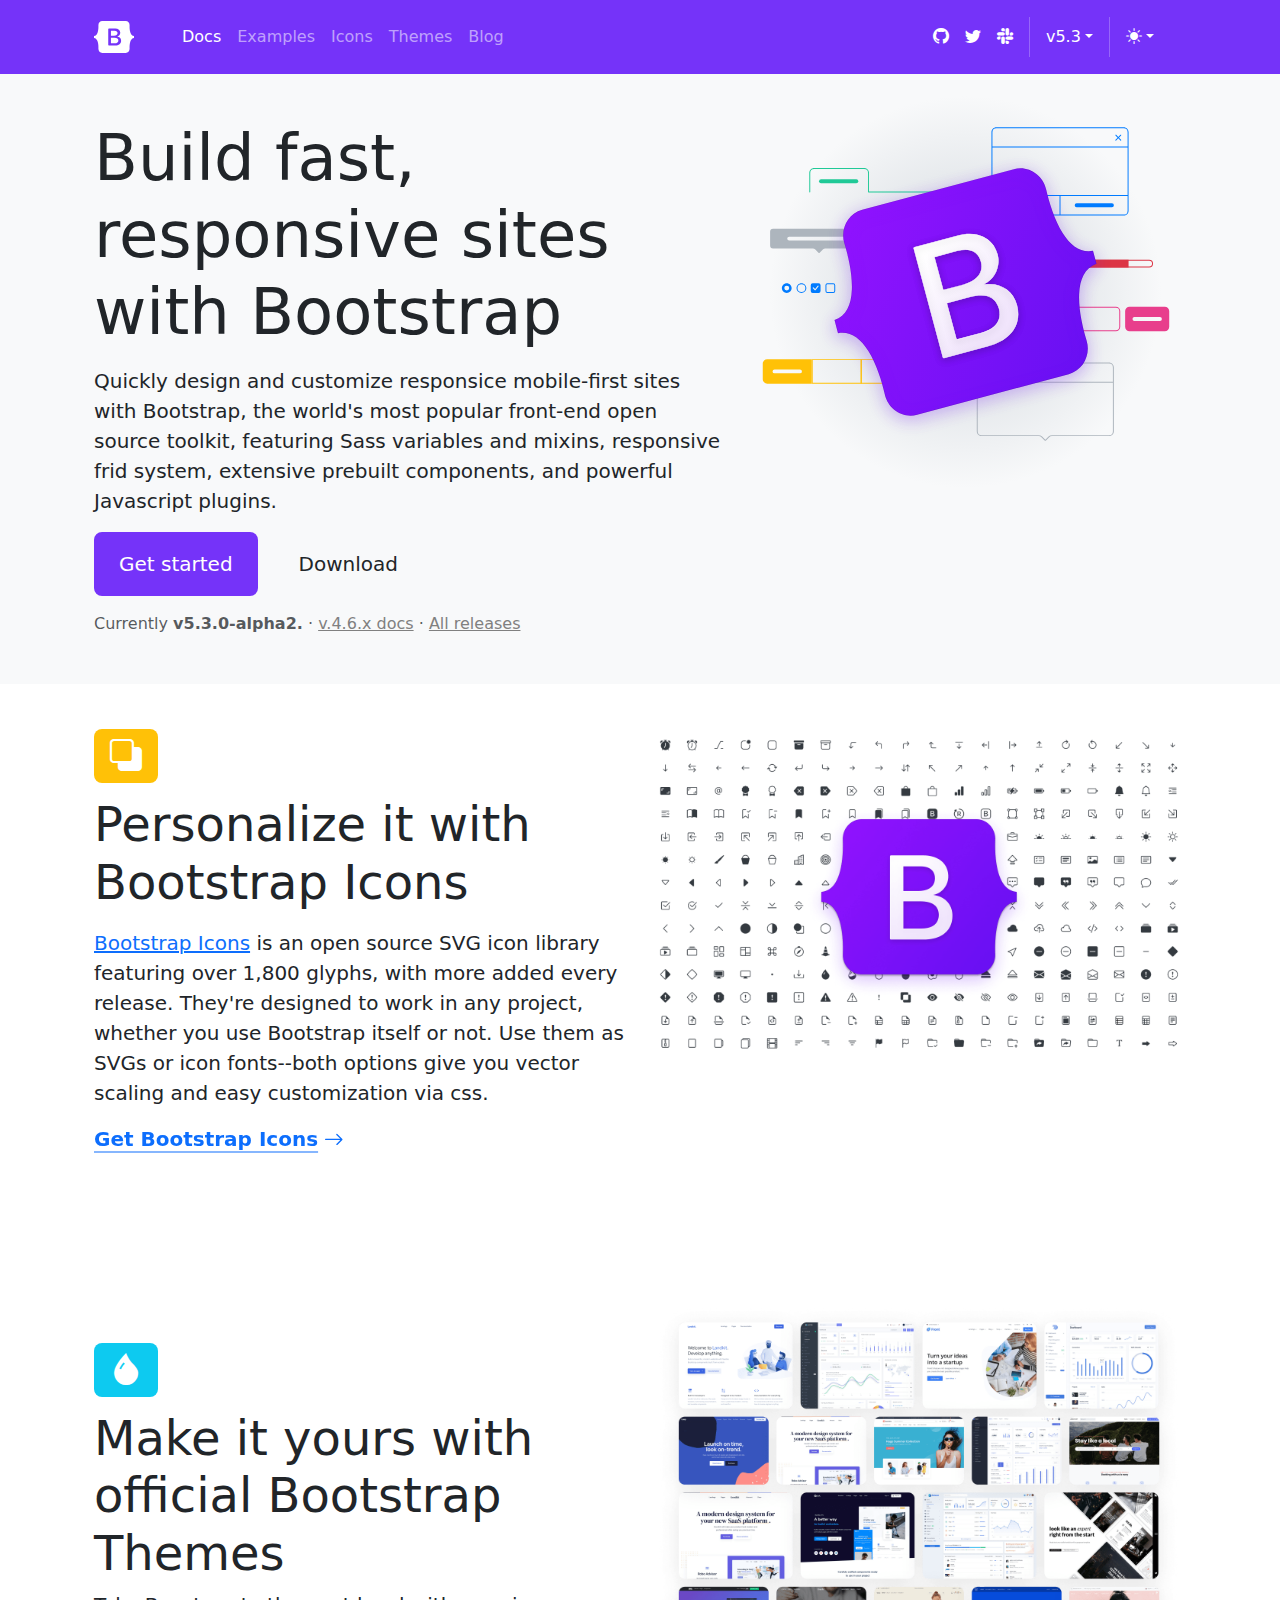
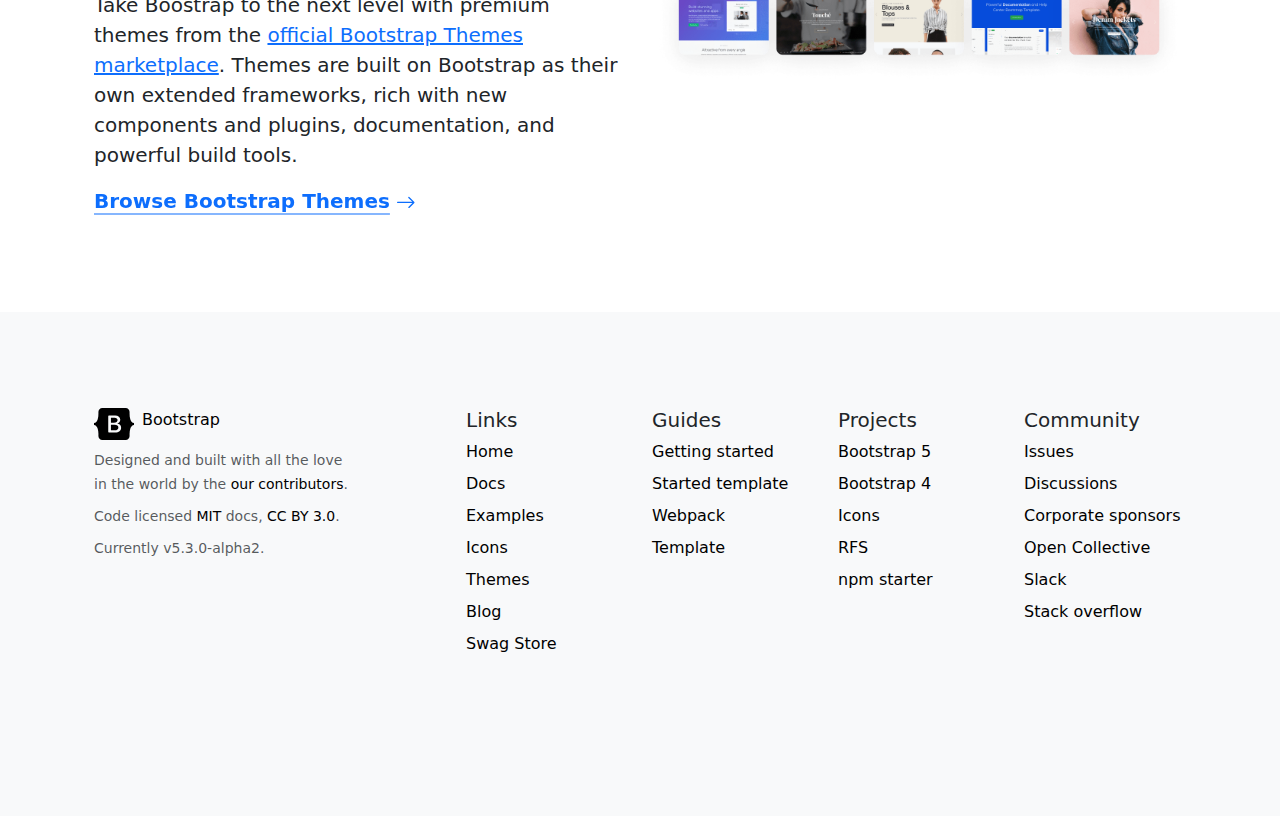
<file: index.html>
<!DOCTYPE html>
<html lang="en">
  <head>
    <meta charset="UTF-8" />
    <meta http-equiv="X-UA-Compatible" content="IE=edge" />
    <meta name="viewport" content="width=device-width, initial-scale=1.0" />
    <title>Bootstrap Clone</title>
    <link rel="stylesheet" href="https://cdn.jsdelivr.net/npm/bootstrap@5.3.0-alpha2/dist/css/bootstrap.min.css" />
    <link rel="stylesheet" href="https://cdn.jsdelivr.net/npm/bootstrap-icons@1.6.0/font/bootstrap-icons.css" />
    <link rel="stylesheet" href="assets/css/style.css" />
  </head>
  <body>
    <script src="https://cdn.jsdelivr.net/npm/bootstrap@5.3.0-alpha2/dist/js/bootstrap.bundle.min.js"></script>
    <!-- Navbar -->
    <nav class="navbar fixed-top navbar-expand-lg bg-purple" data-bs-theme="dark">
      <!-- Container -->
      <div class="container py-2 px-4">
        <!-- Navbar Brand -->
        <a href="#" class="navbar-brand mb-0 h1">
          <img src="assets/images/logo-white.svg" alt="logo" class="img-fluid" style="width: 40px" />
        </a>

        <!-- Navbar Toggler -->
        <button type="button" class="navbar-toggler" data-bs-toggle="offcanvas" data-bs-target="#offcanvasNavbar">
          <span class="navbar-toggler-icon"></span>
        </button>

        <!-- Offcanvas -->
        <div class="offcanvas offcanvas-end bg-purple" id="offcanvasNavbar">
          <!-- Offcanvas Header -->
          <div class="offcanvas-header pb-0 px-4">
            <h5 class="offcanvas-title text-white" id="offcanvasNavbarLabel">Bootstrap</h5>
            <button type="button" class="btn-close" data-bs-dismiss="offcanvas" aria-label="Close"></button>
          </div>

          <!-- Offcanvas Body -->
          <div class="offcanvas-body pt-0 px-4">
            <hr class="d-md-none text-white-50" />
            <!-- Horizontal Line -->

            <!-- Top Menu -->
            <ul class="navbar-nav flex-row flex-wrap">
              <li class="nav-item col-6 col-md-auto"><a href="#" class="nav-link active">Docs</a></li>
              <li class="nav-item col-6 col-md-auto"><a href="#" class="nav-link">Examples</a></li>
              <li class="nav-item col-6 col-md-auto"><a href="#" class="nav-link">Icons</a></li>
              <li class="nav-item col-6 col-md-auto"><a href="#" class="nav-link">Themes</a></li>
              <li class="nav-item col-6 col-md-auto"><a href="#" class="nav-link">Blog</a></li>
            </ul>

            <hr class="d-md-none text-white-50" />
            <!-- Horizontal Line -->

            <!-- Social Media -->
            <ul class="navbar-nav flex-row flex-wrap ms-md-auto">
              <li class="nav-item col-6 col-md-auto">
                <a href="#" class="nav-link active"
                  ><i class="bi-github"><small class="ms-2 d-md-none">Github</small></i></a
                >
              </li>
              <li class="nav-item col-6 col-md-auto">
                <a href="#" class="nav-link active"
                  ><i class="bi-twitter"><small class="ms-2 d-md-none">Twitter</small></i></a
                >
              </li>
              <li class="nav-item col-6 col-md-auto">
                <a href="#" class="nav-link active"
                  ><i class="bi-slack"><small class="ms-2 d-md-none">Slack</small></i></a
                >
              </li>
              <li class="nav-item col-12 col-lg-auto">
                <div class="vr d-none d-lg-flex h-100 mx-lg-2 text-white"></div>
                <hr class="d-md-none my-2 text-white-50" />
              </li>
              <li class="class-item">
                <!-- Dropdown -->
                <div class="dropdown" data-bs-theme="light">
                  <button type="button" class="btn nav-link text-white dropdown-toggle" data-bs-toggle="dropdown" aria-expanded="false"><span class="d-lg-none">Bootstrap</span> v5.3</button>
                  <ul class="dropdown-menu dropdown-menu-end">
                    <li><h6 class="dropdown-header">v5 releases</h6></li>
                    <li>
                      <button class="dropdown-item active bg-purple" type="button">
                        <small>Latest (5.3.x)<i class="bi-check"></i></small>
                      </button>
                    </li>
                    <li>
                      <button class="dropdown-item" type="button"><small>v5.2.3</small></button>
                    </li>
                    <li>
                      <button class="dropdown-item" type="button"><small>v5.1.3</small></button>
                    </li>
                    <li>
                      <button class="dropdown-item" type="button"><small>v5.0.2</small></button>
                    </li>
                    <li><hr class="dropdown-divider" /></li>
                    <li><h6 class="dropdown-header">Previous releases</h6></li>
                    <li>
                      <button class="dropdown-item" type="button"><small>v4.6.x</small></button>
                    </li>
                    <li>
                      <button class="dropdown-item" type="button"><small>v3.4.1</small></button>
                    </li>
                    <li>
                      <button class="dropdown-item" type="button"><small>v2.3.2</small></button>
                    </li>
                    <li><hr class="dropdown-divider" /></li>
                    <li>
                      <button class="dropdown-item" type="button"><small>All versions</small></button>
                    </li>
                  </ul>
                </div>
              </li>
              <li class="nav-item col-12 col-lg-auto">
                <div class="vr d-none d-lg-flex h-100 mx-lg-2 text-white"></div>
                <hr class="d-md-none text-white-50" />
              </li>
              <li class="nav-item">
                <!-- Dropdown -->
                <div class="dropdown" data-bs-theme="light">
                  <button type="button" class="btn nav-link text-white dropdown-toggle" data-bs-toggle="dropdown" aria-expanded="false"><i class="bi-brightness-high-fill"></i><span class="d-lg-none">Toggle theme</span></button>
                  <ul class="dropdown-menu dropdown-menu-end">
                    <li class="dropdown-item active bg-purple" type="button">
                      <small><i class="bi-brightness-high-fill me-2"></i>Light</small>
                    </li>
                    <li class="dropdown-item" type="button">
                      <small><i class="bi-moon-stars-fill me-2"></i>Dark</small>
                    </li>
                    <li class="dropdown-item" type="button">
                      <small><i class="bi-circle-half me-2"></i>Auto</small>
                    </li>
                  </ul>
                </div>
              </li>
            </ul>
          </div>
        </div>
      </div>
    </nav>

    <!-- Main -->
    <div class="bg-light mt-5" id="main">
      <!-- Container -->
      <div class="container py-5 px-4">
        <div class="row">
          <div class="col-md-5 order-md-2">
            <img src="assets/images/main.svg" alt="main" class="img-fluid" />
          </div>
          <div class="col-md-7 order-md-1">
            <h1 class="mt-4 display-3">Build fast, responsive sites with Bootstrap</h1>
            <p class="fs-5 mt-3">
              Quickly design and customize responsice mobile-first sites with Bootstrap, the world's most popular front-end open source toolkit, featuring Sass variables and mixins, responsive frid system, extensive prebuilt components, and
              powerful Javascript plugins.
            </p>
            <div class="row">
              <div class="d-flex flex-column flex-md-row">
                <button type="button" class="btn bg-purple text-white btn-lg mb-3 me-md-3 px-4 py-3">Get started</button>
                <button type="button" class="btn btn-outline dark btn-lg mb-3 px-4 py-3">Download</button>
              </div>
              <div class="text-muted">Currently <strong>v5.3.0-alpha2.</strong> · <a href="#">v.4.6.x docs</a> · <a href="#">All releases</a></div>
            </div>
          </div>
        </div>
      </div>
    </div>

    <!-- Bootstrap Icon -->
    <div id="bs-icons">
      <!-- Container -->
      <div class="container py-5 px-4">
        <div class="row">
          <div class="col-lg-6">
            <div class="mb-3">
              <i class="bi bi-subtract fs-2 bg-warning py-2 px-3 rounded-3 text-white"></i>
            </div>
            <h2 class="display-5 mb-3">Personalize it with <br />Bootstrap Icons</h2>
            <p class="fs-5">
              <a href="#">Bootstrap Icons</a> is an open source SVG icon library featuring over 1,800 glyphs, with more added every release. They're designed to work in any project, whether you use Bootstrap itself or not. Use them as SVGs
              or icon fonts--both options give you vector scaling and easy customization via css.
            </p>
            <a href="#" class="icon-link icon-link-hover lead fw-semibold mb-5">Get Bootstrap Icons<i class="bi bi-arrow-right mb-2"></i></a>
          </div>
          <div class="col-lg-6">
            <img src="assets/images/bs-icons.png" alt="Bootstrap Icons" class="img-fluid" />
          </div>
        </div>
      </div>
    </div>

    <!-- Bootstrap Official Themes -->
    <div id="bs-themes">
      <!-- Container -->
      <div class="container py-5 px-4">
        <div class="row">
          <div class="col-lg-6">
            <div class="mb-3 mt-5"><i class="bi bi-droplet-fill fs-2 bg-info py-2 px-3 rounded-3 text-white"></i></div>
            <h2 class="display-5">Make it yours with official Bootstrap Themes</h2>
            <p class="fs-5">
              Take Boostrap to the next level with premium themes from the <a href="#">official Bootstrap Themes marketplace</a>. Themes are built on Bootstrap as their own extended frameworks, rich with new components and plugins,
              documentation, and powerful build tools.
            </p>
            <a href="#" class="icon-link icon-link-hover lead fw-semibold mb-5">Browse Bootstrap Themes<i class="bi bi-arrow-right mb-2"></i></a>
          </div>
          <div class="col-lg-6"><img src="assets/images/bs-themes.png" alt="Bootstrap Themes" class="img-fluid" /></div>
        </div>
      </div>
    </div>

    <!-- Footer -->
    <div id="footer" class="bg-light py-5">
      <div class="container py-5 px-4">
        <div class="row">
          <div class="col-lg-3 mb-5">
            <a href="#" class="logo text-decoreation-none">
              <div class="d-flex">
                <img src="assets/images/logo-black.svg" alt="Bootstrap Logo" class="img-fluid" style="width: 40px" />
                <div class="ds-5 ms-2 text-black">Bootstrap</div>
              </div>
            </a>
            <div class="mt-2 text-muted">
              <small>Designed and built with all the love in the world by the <a href="#" class="text-black">our contributors</a>.</small>
            </div>
            <div class="mt-2 text-muted">
              <small>Code licensed <a href="#" class="text-black">MIT</a> docs, <a href="#" class="text-black">CC BY 3.0</a>.</small>
            </div>
            <div class="mt-2 text-muted"><small>Currently v5.3.0-alpha2.</small></div>
          </div>
          <div class="col-6 col-lg-2 offset-lg-1 mb-5">
            <h5>Links</h5>
            <ul class="list-unstyled">
              <li class="mb-2"><a href="#">Home</a></li>
              <li class="mb-2"><a href="#">Docs</a></li>
              <li class="mb-2"><a href="#">Examples</a></li>
              <li class="mb-2"><a href="#">Icons</a></li>
              <li class="mb-2"><a href="#">Themes</a></li>
              <li class="mb-2"><a href="#">Blog</a></li>
              <li class="mb-2"><a href="#">Swag Store</a></li>
            </ul>
          </div>
          <div class="col-6 col-lg-2 mb-5">
            <h5>Guides</h5>
            <ul class="list-unstyled">
              <li class="mb-2"><a href="#">Getting started</a></li>
              <li class="mb-2"><a href="#">Started template</a></li>
              <li class="mb-2"><a href="#">Webpack</a></li>
              <li class="mb-2"><a href="#">Template</a></li>
            </ul>
          </div>
          <div class="col-6 col-lg-2 mb-5">
            <h5>Projects</h5>
            <ul class="list-unstyled">
              <li class="mb-2"><a href="#">Bootstrap 5</a></li>
              <li class="mb-2"><a href="#">Bootstrap 4</a></li>
              <li class="mb-2"><a href="#">Icons</a></li>
              <li class="mb-2"><a href="#">RFS</a></li>
              <li class="mb-2"><a href="#">npm starter</a></li>
            </ul>
          </div>
          <div class="col-6 col-lg-2 mb-5">
            <h5>Community</h5>
            <ul class="list-unstyled">
              <li class="mb-2"><a href="#">Issues</a></li>
              <li class="mb-2"><a href="#">Discussions</a></li>
              <li class="mb-2"><a href="#">Corporate sponsors</a></li>
              <li class="mb-2"><a href="#">Open Collective</a></li>
              <li class="mb-2"><a href="#">Slack</a></li>
              <li class="mb-2"><a href="#">Stack overflow</a></li>
            </ul>
          </div>
        </div>
      </div>
    </div>
  </body>
</html>
</file>
<file: assets/css/style.css>
/* Bootstrap Clone */
.bg-purple {
  background-color: #7533f9 !important;
}

#main a {
  color: gray;
}

#main a:hover {
  color: rgb(73, 73, 73);
}

#footer a {
  text-decoration: none;
  color: black;
}

#footer a:hover {
  text-decoration: underline;
  color: var(--bs-primary) !important;
}

/* Personal */
#herowelcome {
  background: url("../images/vhBG.png");
  height: 100vh;
  width: 100%;
}

#herowelcome .konten-hero {
  height: 100vh;
  text-align: left;
  width: 100%;
  display: flex;
  justify-content: center;
  flex-direction: column;
}
</file>
